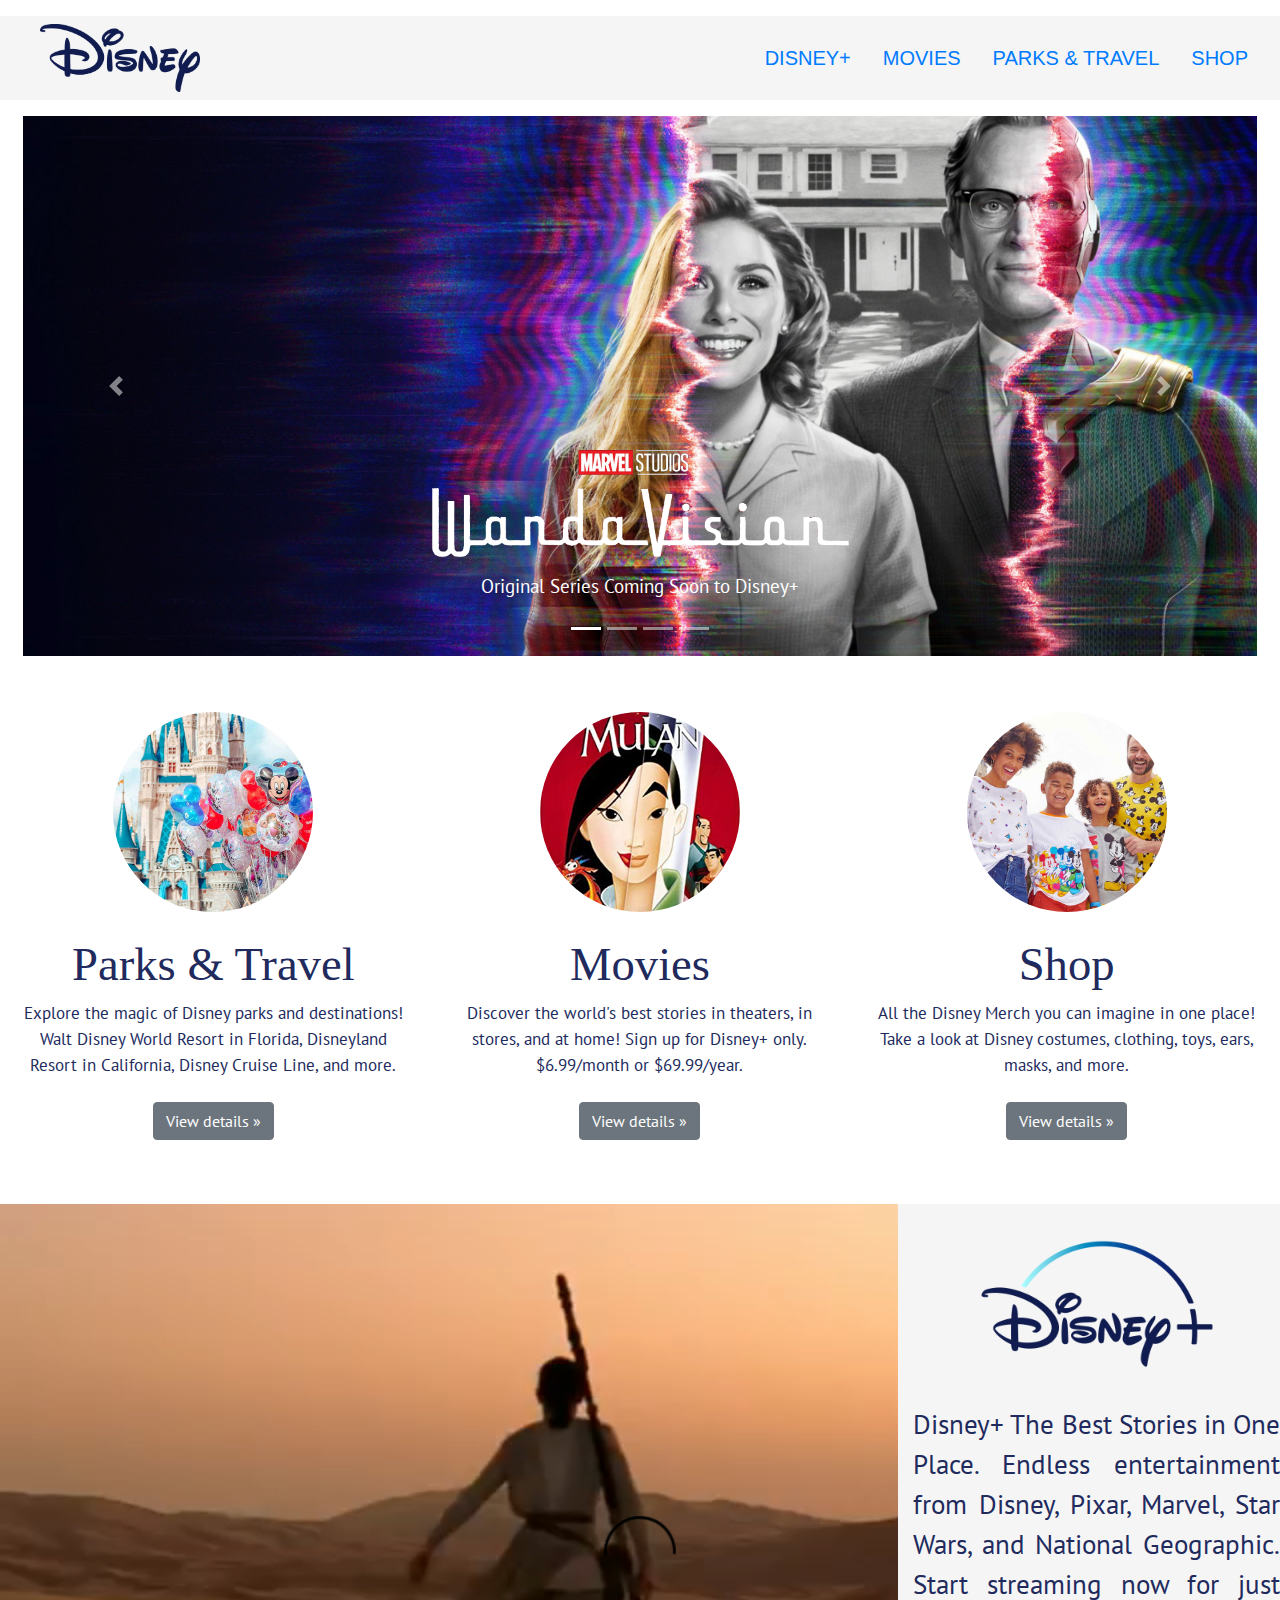
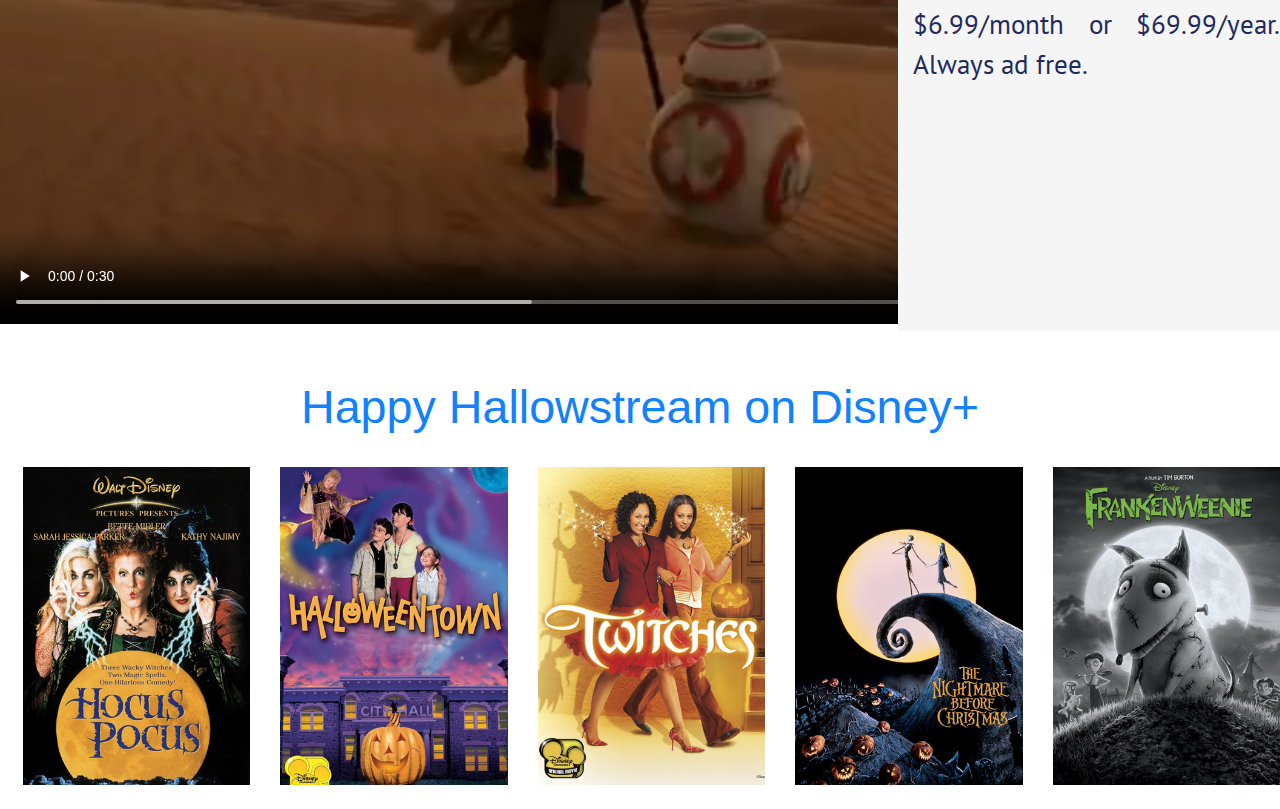
<file: index.html>
<!DOCTYPE html>
<html lang="en"
  <head>
    <!-- Required meta tags -->
    <meta charset="utf-8">
    <meta name="viewport" content="width=device-width, initial-scale=1, shrink-to-fit=no">

    <!-- Bootstrap CSS -->
    <link rel="stylesheet" href="https://stackpath.bootstrapcdn.com/bootstrap/4.5.2/css/bootstrap.min.css" integrity="sha384-JcKb8q3iqJ61gNV9KGb8thSsNjpSL0n8PARn9HuZOnIxN0hoP+VmmDGMN5t9UJ0Z" crossorigin="anonymous">
    <link rel="stylesheet" href="./css/master.css">
    <link rel="stylesheet" media="screen" href="https://fontlibrary.org/face/waltograph" type="text/css"/>
    <link href="https://fonts.googleapis.com/css2?family=PT+Sans:wght@700&display=swap" rel="stylesheet">
    <link href="https://fonts.googleapis.com/css2?family=PT+Sans&display=swap" rel="stylesheet">
    <title>Disney</title>


  </head>
  <body>


<nav class="navbar my-navbg mt-3">
  <a class="navbar-brand-center" href="./index.html">
    <div class="zoom">
    <img src="./images/disney.png" width="160" class="d-inline-block align-top ml-4" alt="disney logo">
    </div>
  </a>

  <nav class="nav navbar-left">
    <div class="nav-design">
      <a class="nav-link active" href="https://www.disneyplus.com/home">DISNEY+</a></div>
    <div class="nav-design">
      <a class="nav-link" href="./movies.html">MOVIES</a></div>
    <div class="nav-design">
      <a class="nav-link" href="./parks.html">PARKS & TRAVEL</a></div>
    <div class="nav-design">
      <a class="nav-link" href="./shop.html">SHOP</a></div>
  </nav>
</nav>

<!-- end nav -->
<!-- start carousel -->

<div class="container-fluid justify-content-center">
  <div class="col p-2 mt-2 h-75">
    <div class="carousel slide" id="carouselExample" data-ride="carousel">
      <ol class="carousel-indicators">
        <li data-target="#carouselExample" data-slide-to="0" class="active"></li>
        <li data-target="#carouselExample" data-slide-to="1"></li>
        <li data-target="#carouselExample" data-slide-to="2"></li>
        <li data-target="#carouselExample" data-slide-to="3"></li>
      </ol>
      <div class="carousel-inner">
        <div class="carousel-item active">
          <a href="https://www.disneyplus.com/series/wandavision/4SrN28ZjDLwH">
          <img src="./images/wanda.jpg" alt="wandavison" class="d-block w-100 h-100"></a>
            <div class="carousel-caption d-none d-md-block">
          <img class="my-img" src="./images/wandalogo.png" alt="disneyplus">
          <p>Original Series Coming Soon to Disney+</p>
            </div>
        </div>
        <div class="carousel-item">
          <a href="https://disneyworld.disney.go.com/travel-information/">
          <img src="./images/disneymask.jpg" alt="castle" class="d-block w-100 h-100"></a>
            <div class="carousel-caption d-none d-md-block">
          <h5>Magic is Here</h5>
          <p>All 4 Walt Disney World® Theme Parks and Disney Springs® Are Now Open</p>
            </div>
        </div>
        <div class="carousel-item">
          <a href="https://disneyplusoriginals.disney.com/show/the-mandalorian">
          <img src="./images/mandolorian.jpg" alt="mando" class="d-block w-100 h-100"></a>
            <div class="carousel-caption d-none d-md-block">
          <img class="my-img" src="./images/mandologo.png" alt="disneyplus">
          <p>New season starts streaming October 30.</p>
            </div>
        </div>
        <div class="carousel-item"> <a href="https://disneyplusoriginals.disney.com/show/the-right-stuff">
          <img src="./images/rightstuff.jpg" alt="rightstuff" class="d-block w-100 h-100"></a>
            <div class="carousel-caption d-none d-md-block">
          <img class="natgeo-img mb-3" src="./images/nat geo.png" alt="disneyplus">
          <p>The Right Stuff, an original series from NatGeo launches Oct. 9th on Disney+.</p>
            </div>
        </div>
      </div>
      <a href="#carouselExample" class="carousel-control-prev" data-slide="prev">
        <span class="carousel-control-prev-icon" aria-hidden="true"></span>
        <span class="sr-only">Previous</span>
      </a>
      <a href="#carouselExample" class="carousel-control-next" data-slide="next">
        <span class="carousel-control-next-icon" aria-hidden="true"></span>
        <span class="sr-only">Next</span>
      </a>
    </div>
  </div>
</div>

<!-- end nav -->
<div class="container-fluid">
  <div class="row">
    <div class="col-lg-4 mt-5 text-center">
        <div class="my-hover-div">
          <a href="./parks.html">
            <img id="magic-image" class="bd-placeholder-img rounded-circle" src="./images/disparks.jpg" alt="original" width="200" height="200">
            <img id="galaxy-image" class="bd-placeholder-img rounded-circle" src="./images/galaxy.jpg" alt="original" width="200" height="200">
          </a>
        </div>
      <h1 class="mt-4">Parks & Travel</h1>
      <p4>Explore the magic of Disney parks and destinations! Walt Disney World Resort in Florida, Disneyland Resort in California, Disney Cruise Line, and more.</p4>
      <p><a class="btn btn-secondary mt-4" href="./parks.html" role="button">View details &raquo;</a></p>
    </div>
    <div class="col-lg-4 mt-5 text-center">
        <div class="my-hover-div">
          <a href="./movies.html">
            <img id="mulanog-image" class="rounded-circle" src="./images/mulanog.jpg" alt="original" width="200" height="200">
            <img id="mulannew-image" class="rounded-circle" src="./images/mulannew.jpg" alt="original" width="200" height="200">
          </a>
        </div>
      <h1 class="mt-4">Movies</h1>
      <p4>Discover the world's best stories in theaters, in stores, and at home! Sign up for Disney+ only. $6.99/month or $69.99/year.</p4>
      <p><a class="btn btn-secondary mt-4" href="./movies.html" role="button">View details &raquo;</a></p>
    </div>
    <div class="col-lg-4 mt-5 text-center">
        <div class="my-hover-div">
          <a href="./shop.html">
            <img id="merch-image" class="img-fluid rounded-circle" src="./images/dismerch.jpg" alt="original" width="200" height="200">
            <img id="toy-image" class="img-fluid rounded-circle" src="./images/distoy.jpg" alt="original" width="200" height="200">
          </a>
        </div>
      <h1 class="mt-4">Shop</h1>
      <p4>All the Disney Merch you can imagine in one place! Take a look at Disney costumes, clothing, toys, ears, masks, and more. </p4>
      <p><a class="btn btn-secondary mt-4" href="./shop.html" role="button">View details &raquo;</a></p>
    </div>
  </div>
</div>

<div class="conatiner-fluid">
  <div class="row mt-5">
    <div class="col-8 mr-3">
      <video width="1280" controls>
  <source src="Were All Connected.mp4" type="video/mp4">
  </video>
    </div>
    <div class="col-lg my-navbg ml-4 text-center">
      <a href="https://www.disneyplus.com/welcome?cid=DTCI-Synergy-Disneycom-Site-NA-DisneyPlus-US-DisneyPlus-DisneyPlus-EN-GlobalNav-Desktop">
      <img class="pixar-img" src="./images/disneyplus.png" alt="disneyplus"></a>
      <div class="text-justify">
        <p2>Disney+ The Best Stories in One Place. Endless entertainment from Disney, Pixar, Marvel, Star Wars, and National Geographic. Start streaming now for just $6.99/month or $69.99/year. Always ad free.</p2>
      </div>
    </div>
  </div>
</div>

<div class="container-fluid">
  <div class="row mt-5 mb-4">
    <div class="col text-center">
    <h3>Happy Hallowstream on Disney+</h3>
    </div>
  </div>
</div>


  <div class="row mt-4 ml-2 mb-4 text-center">
    <div class="col">
      <a href="https://www.disneyplus.com/movies/hocus-pocus/2iCcYcGrx7qD">
      <img class="img-fluid img-width disney-image" src="./images/hocuspocus.jpg" alt="Hocus Pocus"></a>
    </div>
    <div class="col">
      <a href="https://www.disneyplus.com/movies/halloweentown/kn5updFQLqbG">
      <img class="img-fluid img-width disney-image" src="./images/town.jpg" alt="Halloweentown"></a>
    </div>
    <div class="col">
      <a href="https://www.disneyplus.com/movies/twitches/3jmJ2lNPGpS7">
      <img class="img-fluid img-width disney-image" src="./images/twitches.jpg" alt="Twitches"></a>
    </div>
    <div class="col">
      <a href="https://www.disneyplus.com/movies/tim-burtons-the-nightmare-before-christmas/5GjwOj5Rkpz2">
      <img class="img-fluid img-width disney-image" src="./images/nightmare.jpg" alt="Nightmare Before Christmas"></a>
    </div>
    <div class="col">
      <a href="https://www.disneyplus.com/movies/frankenweenie/msxVowQvL18k">
      <img class="img-fluid img-width disney-image" src="./images/weenie.jpg" alt="Frankenweenie"></a>
    </div>
  </div>
</div>





<script src="https://code.jquery.com/jquery-3.5.1.slim.min.js" integrity="sha384-DfXdz2htPH0lsSSs5nCTpuj/zy4C+OGpamoFVy38MVBnE+IbbVYUew+OrCXaRkfj" crossorigin="anonymous"></script>
<script src="https://cdn.jsdelivr.net/npm/popper.js@1.16.1/dist/umd/popper.min.js" integrity="sha384-9/reFTGAW83EW2RDu2S0VKaIzap3H66lZH81PoYlFhbGU+6BZp6G7niu735Sk7lN" crossorigin="anonymous"></script>
<script src="https://stackpath.bootstrapcdn.com/bootstrap/4.5.2/js/bootstrap.min.js" integrity="sha384-B4gt1jrGC7Jh4AgTPSdUtOBvfO8shuf57BaghqFfPlYxofvL8/KUEfYiJOMMV+rV" crossorigin="anonymous"></script>
  </body>
</html>
</file>
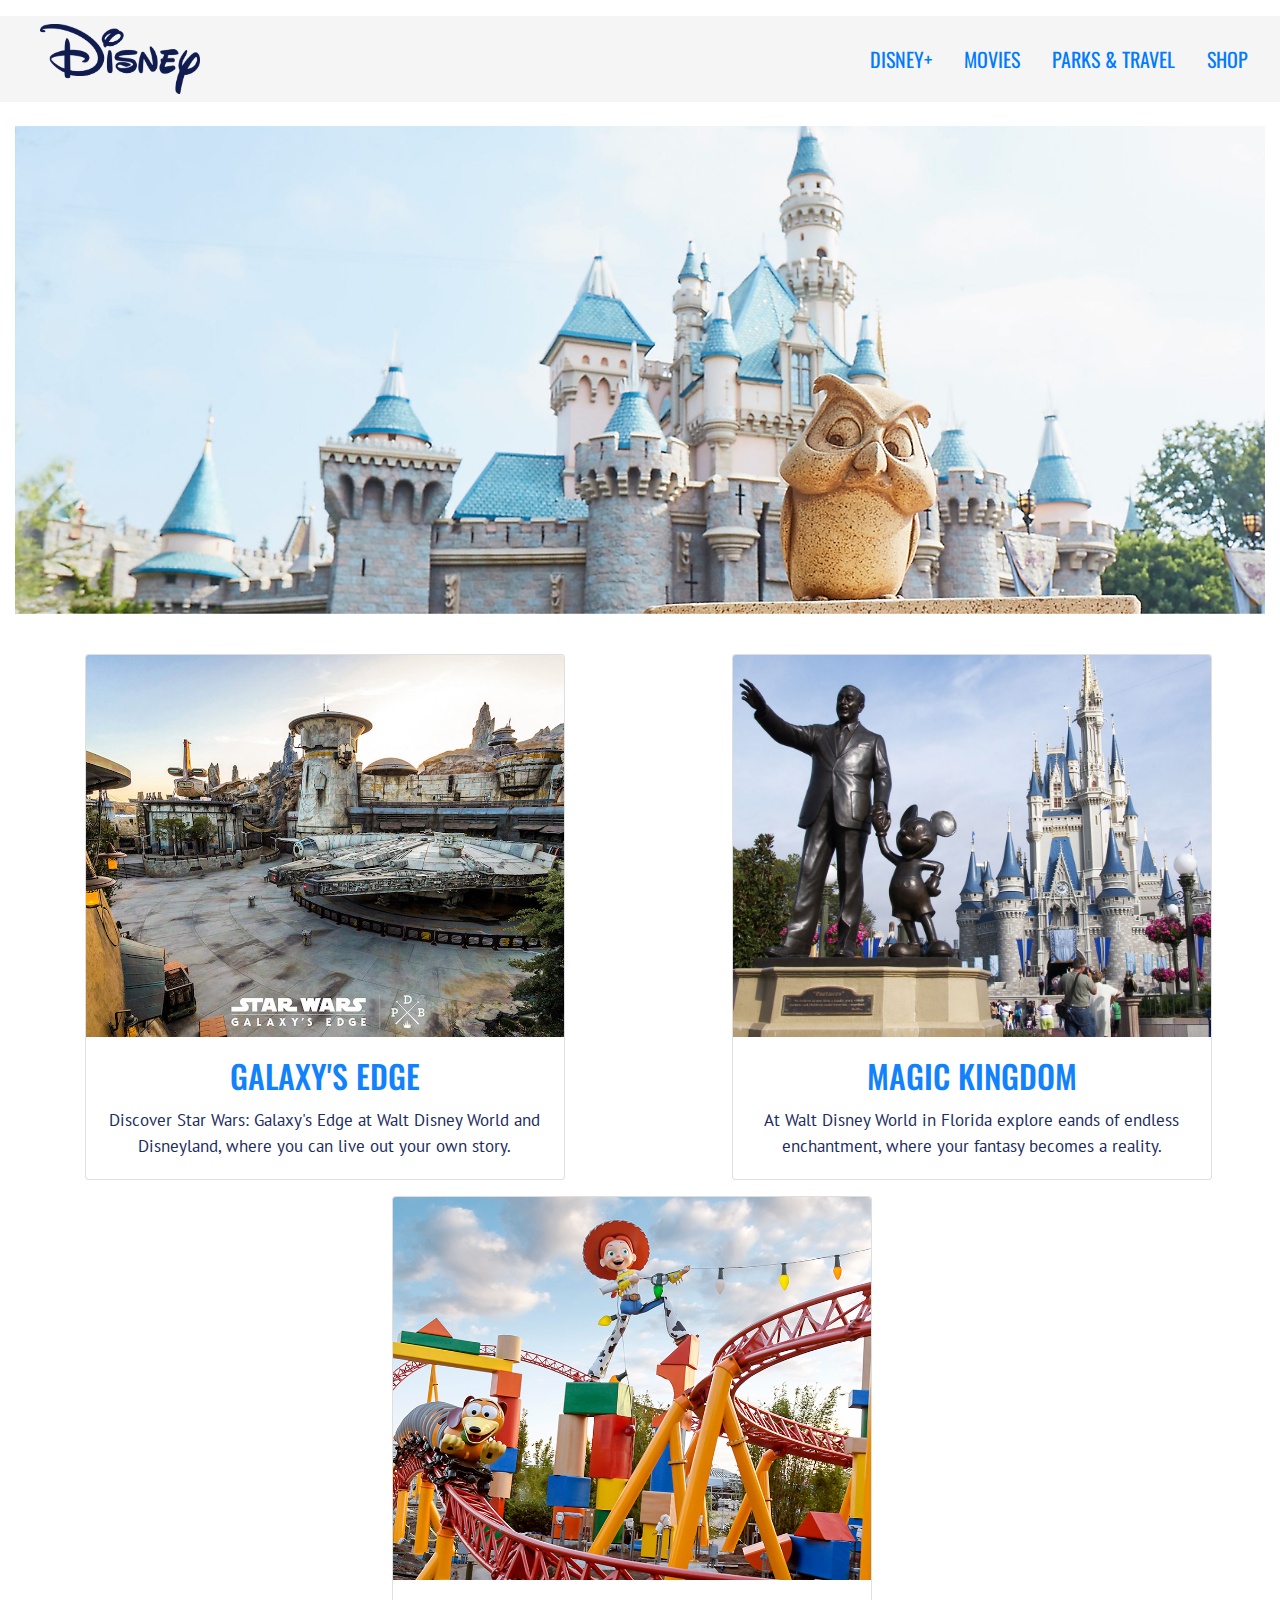
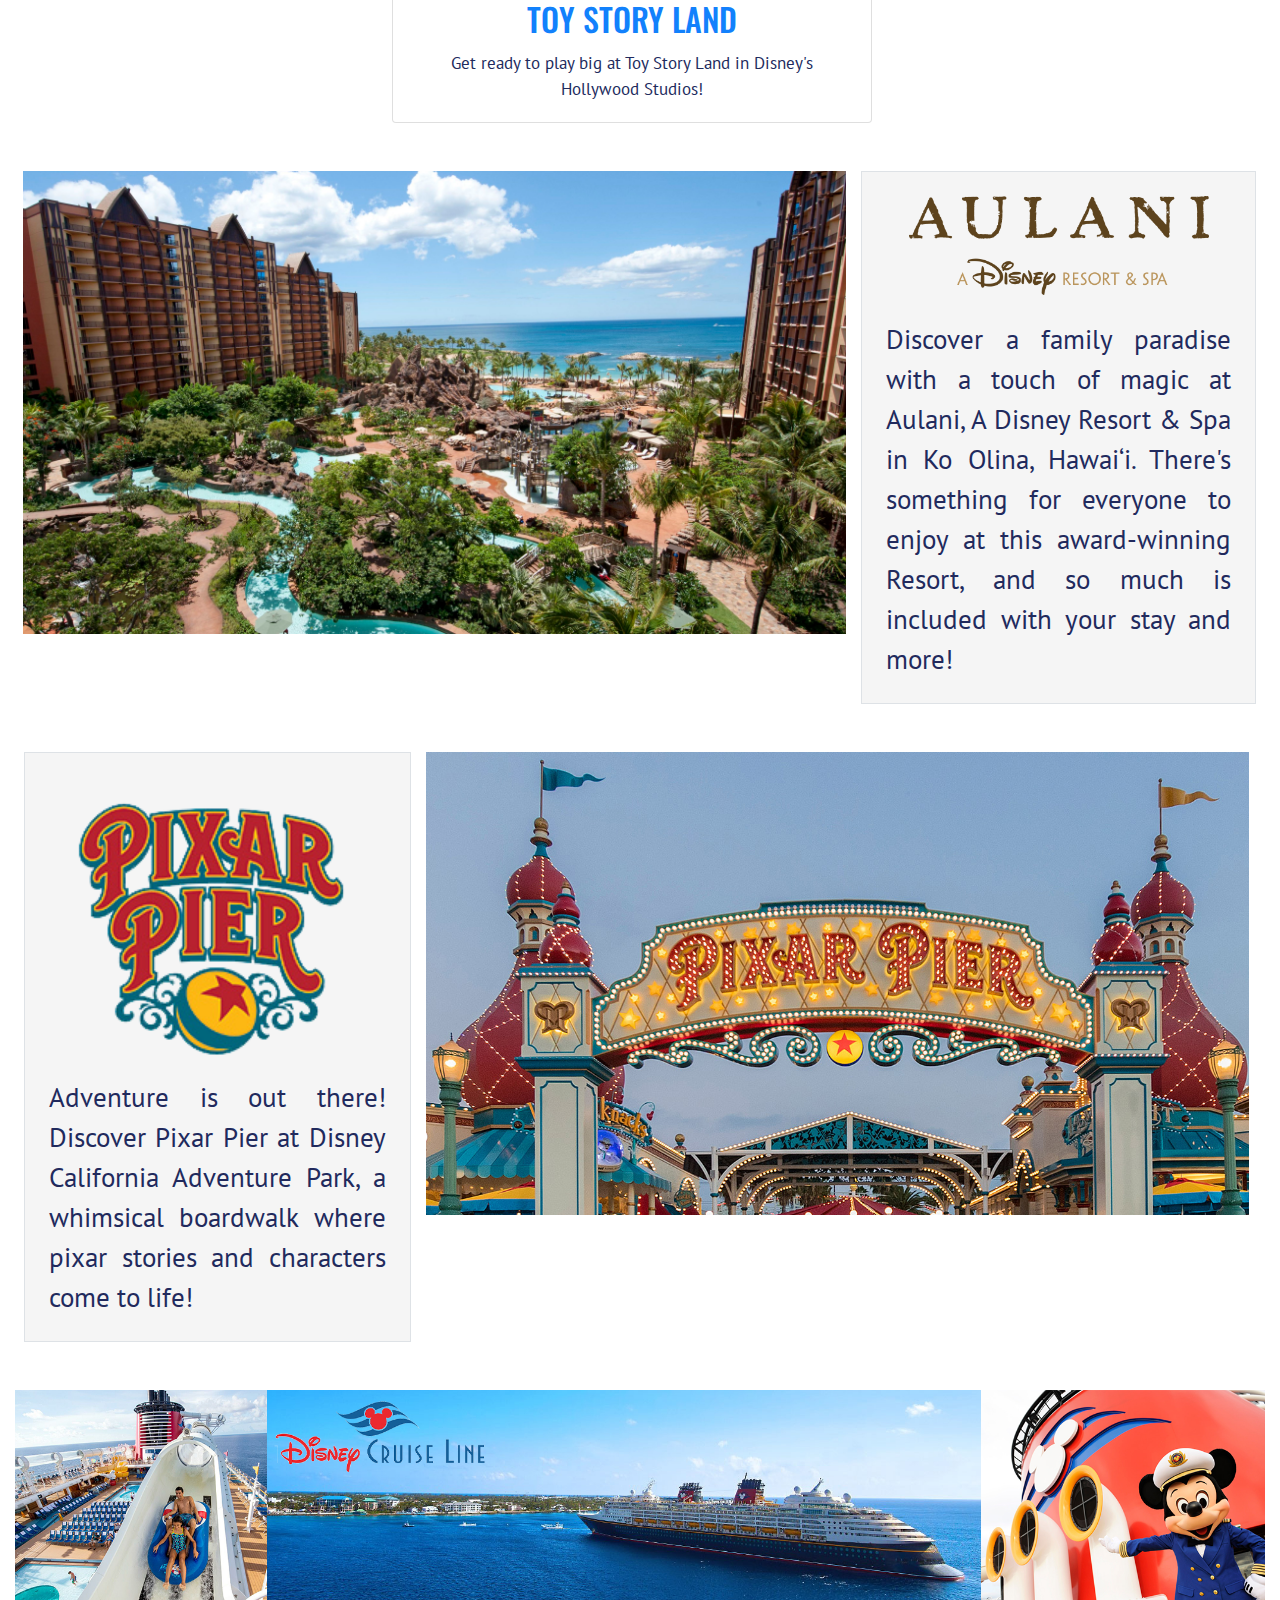
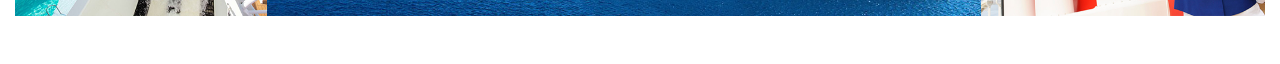
<file: parks.html>
<!doctype html>
<html lang="en">
  <head>
    <!-- Required meta tags -->
    <meta charset="utf-8">
    <meta name="viewport" content="width=device-width, initial-scale=1, shrink-to-fit=no">

    <!-- Bootstrap CSS -->
    <link rel="stylesheet" href="https://stackpath.bootstrapcdn.com/bootstrap/4.5.2/css/bootstrap.min.css" integrity="sha384-JcKb8q3iqJ61gNV9KGb8thSsNjpSL0n8PARn9HuZOnIxN0hoP+VmmDGMN5t9UJ0Z" crossorigin="anonymous">
    <link rel="stylesheet" href="./css/master.css">
    <link rel="stylesheet" media="screen" href="https://fontlibrary.org/face/waltograph" type="text/css"/>
    <link href="https://fonts.googleapis.com/css2?family=Oswald:wght@500&display=swap" rel="stylesheet">
    <link href="https://fonts.googleapis.com/css2?family=PT+Sans&display=swap" rel="stylesheet">

    <title>Disney Parks</title>
  </head>
<body>
  <nav class="navbar my-navbg mt-3">
    <a class="navbar-brand-center" href="./index.html">
      <div class="zoom">
      <img src="./images/disney.png" width="160" height="70" class="d-inline-block align-top ml-4" alt="disney logo">
      </div>
    </a>

    <nav class="nav navbar-left">
      <div class="nav-design">
        <a class="nav-link active" href="https://www.disneyplus.com/home">DISNEY+</a></div>
      <div class="nav-design">
        <a class="nav-link" href="./movies.html">MOVIES</a></div>
      <div class="nav-design">
        <a class="nav-link" href="./parks.html">PARKS & TRAVEL</a></div>
      <div class="nav-design">
        <a class="nav-link" href="./shop.html">SHOP</a></div>
    </nav>
  </nav>


<div class="container-fluid">
  <div class="row mt-4">
    <div class="col text-center">
      <img class="img-fluid max-width: 100%" src="./images/castleheader.jpg" alt="Disney Castle Image">
    </div>
  </div>
</div>

<div class="conatiner">
  <div class="row mt-4 mb-3">
    <div class="col-lg ml-3 mt-3">
      <div class="card mx-auto" style="width: 30rem;">
        <a href="https://disneyparks.disney.go.com/star-wars-galaxys-edge/?ef_id=Cj0KCQjwoJX8BRCZARIsAEWBFMKlid_-9n1GTR-bcqno-WbAv3wEOrKD_h6NZp-s9Sh_R0Gq3rwEMjAaAgChEALw_wcB:G:s&s_kwcid=AL!5053!3!445995006941!e!!g!!galaxys%20edge&CMP=KNC-FY20_DPK_ACT_DOME_PPFL_SCP_SWGE_StarWars_EXACT|G|5201009.WW.AM.01.03|MK4V0PL|BR|445995006941&keyword_id=kwd-373751539324|dc|galaxys%20edge|445995006941|e|5053:3|&gclid=Cj0KCQjwoJX8BRCZARIsAEWBFMKlid_-9n1GTR-bcqno-WbAv3wEOrKD_h6NZp-s9Sh_R0Gq3rwEMjAaAgChEALw_wcB">
      <img class="card-img-top img-fluid disney-image" src="./images/galaxyedge.jpg" alt="Galaxy's Edge">
      <div class="card-body text-center">
        <h2 class="card-title">GALAXY'S EDGE</h2></a>
        <p4 class="card-text">Discover Star Wars: Galaxy's Edge at Walt Disney World and Disneyland, where you can live out your own story.</p4>
        </div>
      </div>
    </div>

  <div class="col-lg mt-3">
    <div class="card mx-auto" style="width: 30rem;">
      <a href="https://disneyworld.disney.go.com/destinations/magic-kingdom/?ef_id=Cj0KCQjwoJX8BRCZARIsAEWBFMK9FWis-f-0jA2ckCBOt-UoqGWsldam4RgX_QJoN8l4dLH84VsH_OIaAhiuEALw_wcB:G:s&s_kwcid=AL!5060!3!445984058762!e!!g!!magic%20kingdom%20theme%20park&CMP=KNC-FY21_WDW_TRA_DOM-EXCFL_W365_TKT_TCKC_Tickets-EVRGRN-MKParks-Exact|G|5201013.RR.AM.01.01|M5JMF0M|BR|445984058762&keyword_id=kwd-1416849944|dc|magic%20kingdom%20theme%20park|445984058762|e|5060:3|&gclid=Cj0KCQjwoJX8BRCZARIsAEWBFMK9FWis-f-0jA2ckCBOt-UoqGWsldam4RgX_QJoN8l4dLH84VsH_OIaAhiuEALw_wcB">
      <img class="card-img-top img-fluid disney-image" src="./images/magickingdom.jpg" alt="Magic Kingdom">
    <div class="card-body text-center">
      <h2 class="card-title">MAGIC KINGDOM</h2></a>
      <p4 class="card-text">At Walt Disney World in Florida explore eands of endless enchantment, where your fantasy becomes a reality.</p4>
      </div>
    </div>
  </div>

    <div class="col-lg mr-3 mt-3">
      <div class="card mx-auto" style="width: 30rem;">
        <a href="https://disneyworld.disney.go.com/destinations/hollywood-studios/toy-story-land/?ef_id=Cj0KCQjwoJX8BRCZARIsAEWBFMJVv5cr7pJ3TLGx-qMUeDcVeWYeEoXa_Y6LNpl1c_wR8Ewhj1vssloaAvR0EALw_wcB:G:s&s_kwcid=AL!5060!3!445300395555!e!!g!!toy%20story%20land&CMP=KNC-FY21_WDW_TRA_EROC_W365_SCP_TSL_Toy_Story_Land_Exact|G|5201013.RR.AM.01.01|MEKC5FU|BR|445300395555&keyword_id=kwd-301270410706|dc|toy%20story%20land|445300395555|e|5060:3|&gclid=Cj0KCQjwoJX8BRCZARIsAEWBFMJVv5cr7pJ3TLGx-qMUeDcVeWYeEoXa_Y6LNpl1c_wR8Ewhj1vssloaAvR0EALw_wcB">
        <img class="card-img-top img-fluid disney-image" src="./images/toystory.jpg" alt="Toy Story Land">
      <div class="card-body text-center">
        <h2 class="card-title">TOY STORY LAND</h2></a>
        <p4 class="card-text">Get ready to play big at Toy Story Land in Disney's Hollywood Studios!</p4>
        </div>
      </div>
    </div>
  </div>
</div>

<div class="container-fluid">
  <div class="row mt-5">
    <div class="col-lg-8 ml-2">
      <a href="https://www.disneyaulani.com/?ef_id=Cj0KCQjwoJX8BRCZARIsAEWBFMJgDVirZd3IhiKJSDJzXAiVttHDiI9Fut6nNAdFxtAFEPPPRPE3wtIaArM2EALw_wcB:G:s&s_kwcid=AL!5047!3!469775300822!e!!g!!aulani&CMP=KNC-FY21_AUL_TRA_DXH_AGEN_RES_AULG_GoldjjExact|G|5207700.AL.AM.01.05|MGDGSHD|BR|469775300822&keyword_id=kwd-2350041561|dc|aulani|469775300822|e|5047:3|&gclid=Cj0KCQjwoJX8BRCZARIsAEWBFMJgDVirZd3IhiKJSDJzXAiVttHDiI9Fut6nNAdFxtAFEPPPRPE3wtIaArM2EALw_wcB">
      <img class="img-fluid" src="./images/aulani.jpg" alt="Aulani"></a>
    </div>
    <div class="col-lg my-navbg p-4 mr-4 border text-center">
      <img class="pixar-img mb-4" src="./images/alogo.png" alt="Aulani Logo">
      <div class="text-justify">
        <p2>Discover a family paradise with a touch of magic at Aulani, A Disney Resort & Spa in Ko Olina, Hawai‘i. There's something for everyone to enjoy at this award-winning Resort, and so much is included with your stay and more!</p2>
      </div>
    </div>
  </div>
</div>

<div class="container-fluid">
  <div class="row mt-5 mb-5">
    <div class="col-lg my-navbg p-4 ml-4 border text-center">
      <img class="pixar-img" src="./images/pixar.png" alt="Pixar Pier Logo">
      <div class="text-justify">
        <p2>Adventure is out there! Discover Pixar Pier at Disney California Adventure Park, a whimsical boardwalk where pixar stories and characters come to life!</p2>
      </div>
    </div>
    <div class="col-lg-8 mr-3">
      <a href="https://disneyland.disney.go.com/destinations/disney-california-adventure/pixar-pier/?CMP=STR-CRT%7C20791936%7C1439335%7C217322502%7C102952019%7C&dclid=CJXJg7O15twCFSQDrQYdJ_QN9Q">
      <img class="img-fluid" src="./images/pixarpier.jpg" alt="Pixar Pier"></a>
    </div>
  </div>
  <div class="row">
    <div class="col mb-5">
      <a href="https://disneycruise.disney.go.com/">
      <img class="img-fluid disney-image" src="./images/cruise.png" alt="Aulani"></a>
    </div>
  </div>
</div>
</body>
</file>
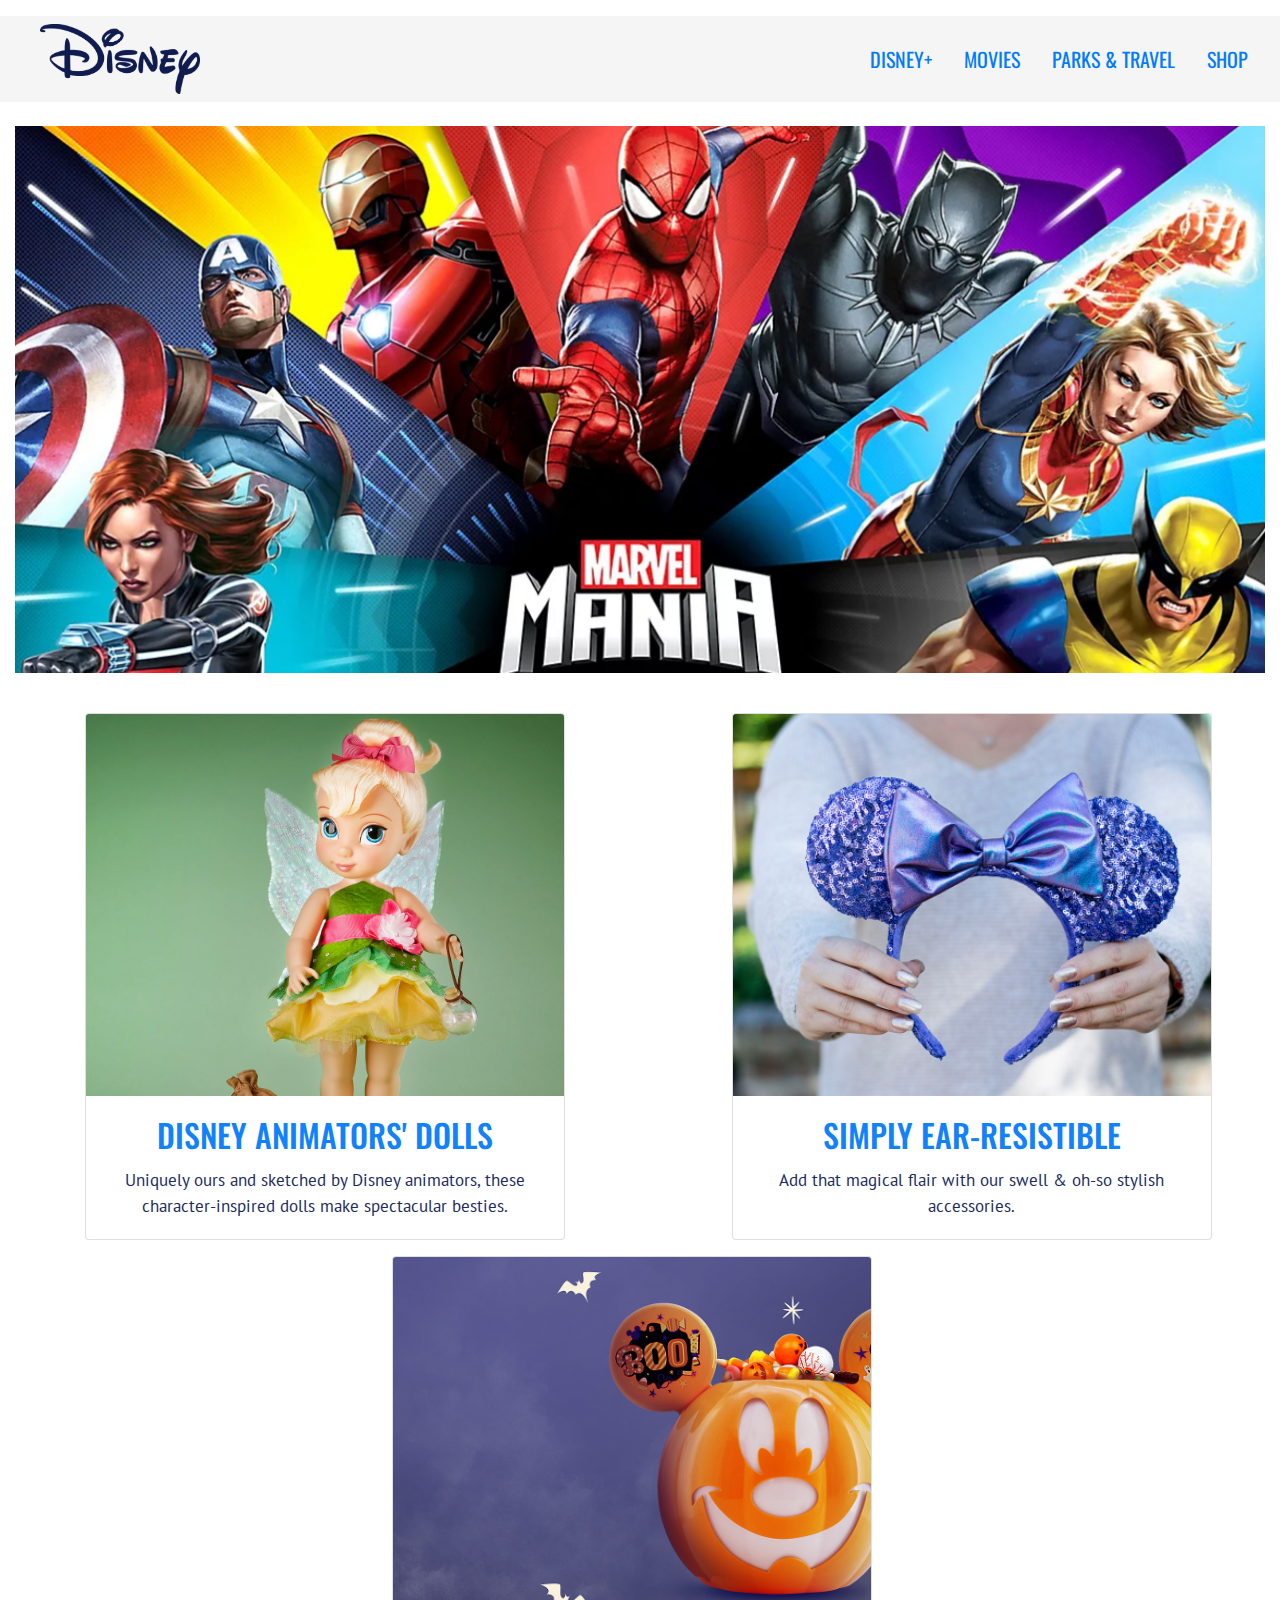
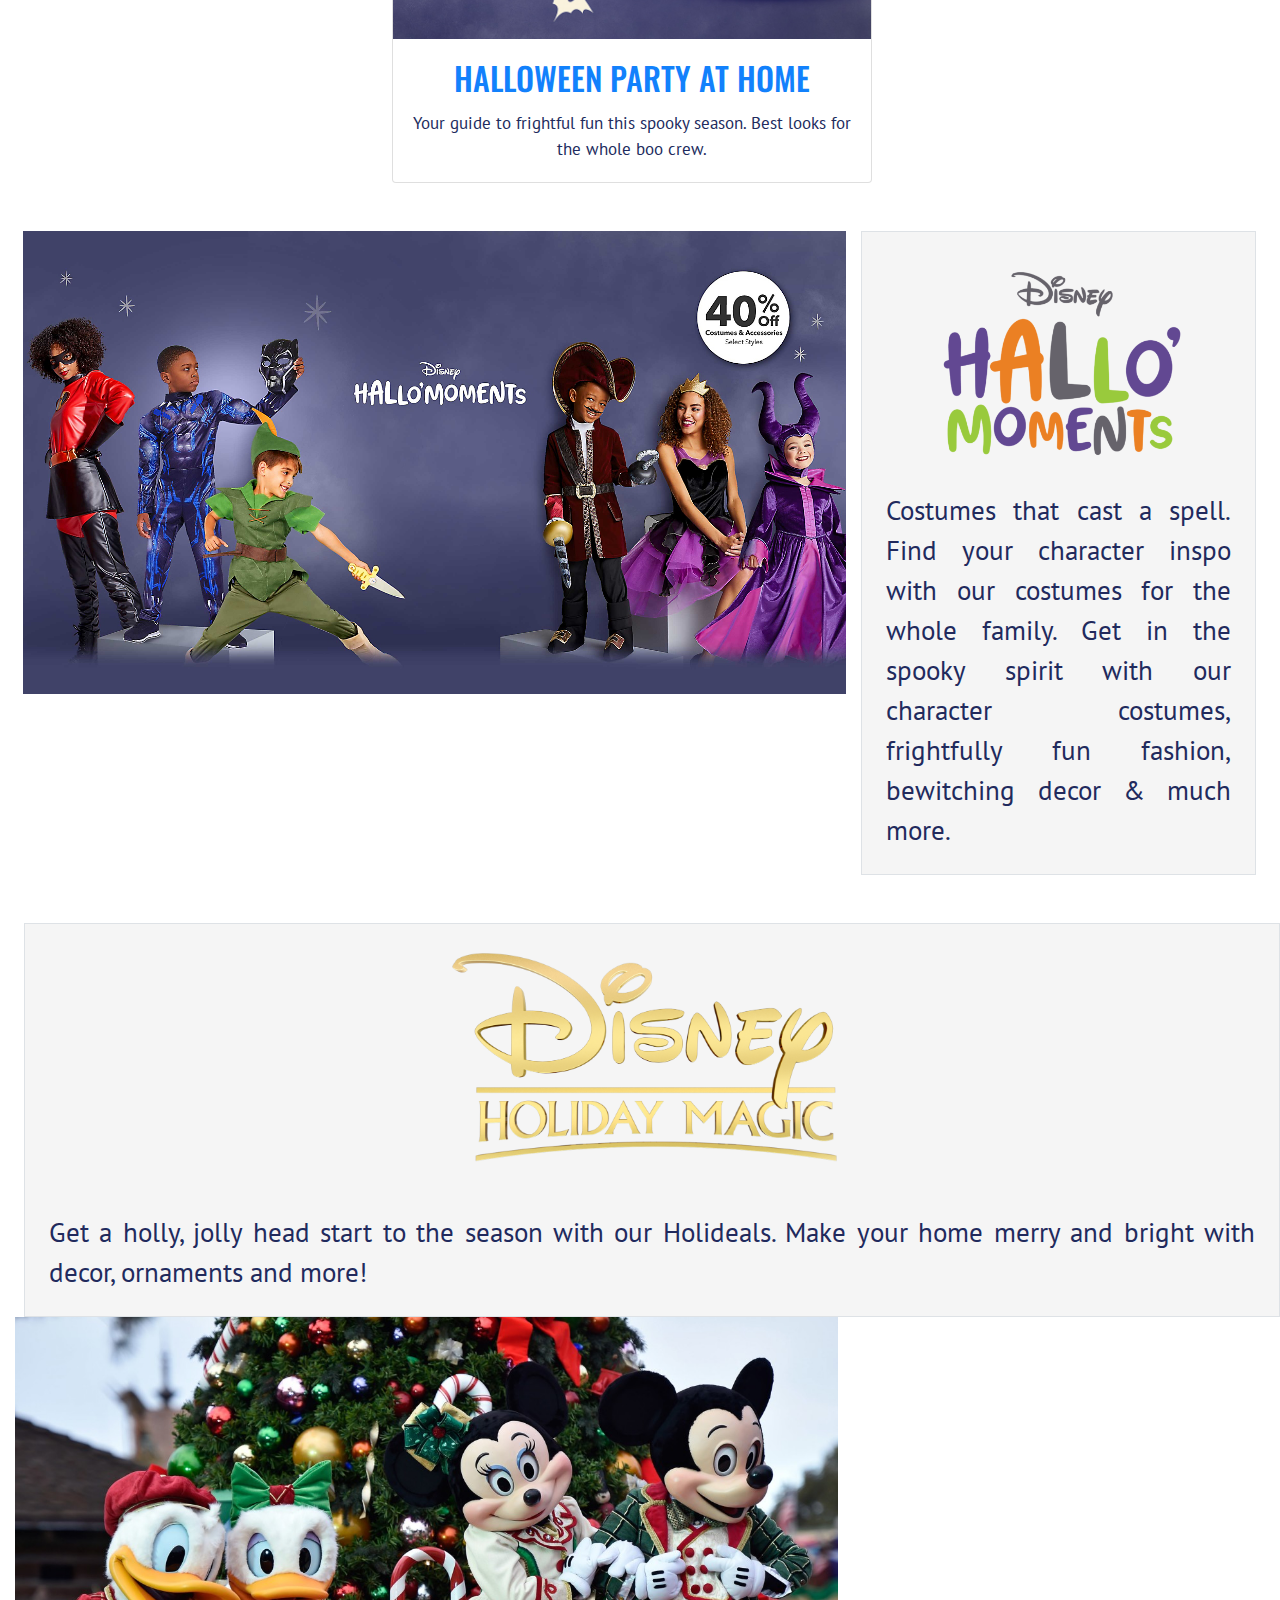
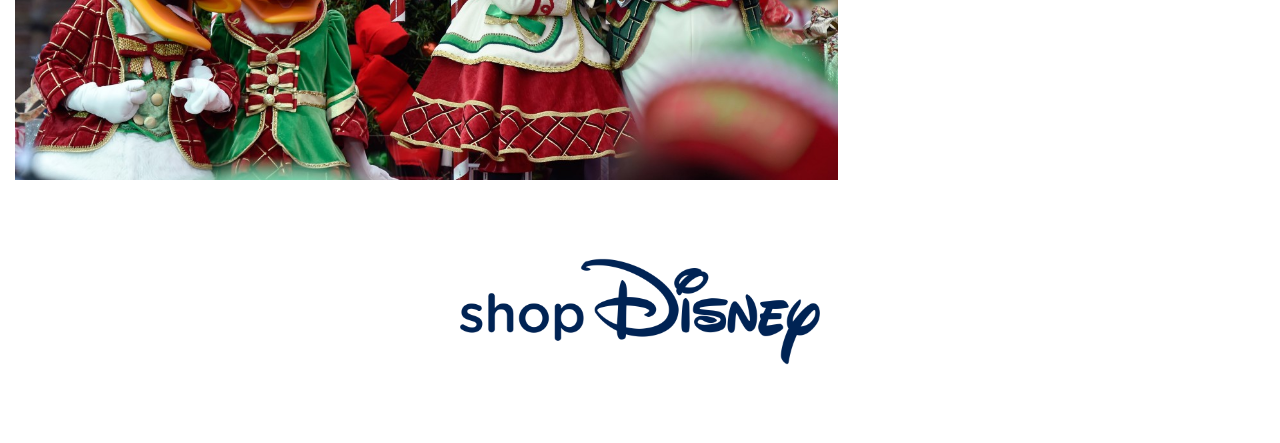
<file: shop.html>
<!doctype html>
<html lang="en">
  <head>
    <!-- Required meta tags -->
    <meta charset="utf-8">
    <meta name="viewport" content="width=device-width, initial-scale=1, shrink-to-fit=no">

    <!-- Bootstrap CSS -->
    <link rel="stylesheet" href="https://stackpath.bootstrapcdn.com/bootstrap/4.5.2/css/bootstrap.min.css" integrity="sha384-JcKb8q3iqJ61gNV9KGb8thSsNjpSL0n8PARn9HuZOnIxN0hoP+VmmDGMN5t9UJ0Z" crossorigin="anonymous">
    <link rel="stylesheet" href="./css/master.css">
    <link rel="stylesheet" media="screen" href="https://fontlibrary.org/face/waltograph" type="text/css"/>
    <link href="https://fonts.googleapis.com/css2?family=Oswald:wght@500&display=swap" rel="stylesheet">
    <link href="https://fonts.googleapis.com/css2?family=PT+Sans&display=swap" rel="stylesheet">

    <title>Shop</title>
  </head>
<body>
  <nav class="navbar my-navbg mt-3">
    <a class="navbar-brand-center" href="./index.html">
      <div class="zoom">
      <img src="./images/disney.png" width="160" height="70" class="d-inline-block align-top ml-4" alt="disney logo">
      </div>
    </a>

    <nav class="nav navbar-left">
      <div class="nav-design">
        <a class="nav-link active" href="https://www.disneyplus.com/home">DISNEY+</a></div>
      <div class="nav-design">
        <a class="nav-link" href="./movies.html">MOVIES</a></div>
      <div class="nav-design">
        <a class="nav-link" href="./parks.html">PARKS & TRAVEL</a></div>
      <div class="nav-design">
        <a class="nav-link" href="./shop.html">SHOP</a></div>
    </nav>
  </nav>


<div class="container-fluid">
  <div class="row mt-4">
    <div class="col text-center">
      <a href="https://www.shopdisney.com/franchises/marvel/?CMP=KNC-DSPMarvelGoogle&gclid=Cj0KCQjwoJX8BRCZARIsAEWBFMLm-sE6UTBI-q-NyQbQaKOZfU8VunwA-zgvSNj_89b5_lgBCswx3uEaAp0SEALw_wcB&gclsrc=aw.ds">
      <img class="img-fluid max-width: 100%" src="./images/marvelmania.jpg" alt="Marvel Mania"></a>
    </div>
  </div>
</div>

<div class="conatiner">
  <div class="row mt-4 mb-3">
    <div class="col-lg ml-3 mt-3">
      <div class="card mx-auto" style="width: 30rem;">
        <a href="https://www.shopdisney.com/toys/shop-by-category/dolls/animators-dolls/">
      <img class="card-img-top img-fluid disney-image" src="./images/tink.jpg" alt="Tinker bell animators doll">
      <div class="card-body text-center">
        <h2 class="card-title">DISNEY ANIMATORS' DOLLS</h2></a>
        <p4 class="card-text">Uniquely ours and sketched by Disney animators, these character-inspired dolls make spectacular besties.</p4>
        </div>
      </div>
    </div>

  <div class="col-lg mt-3">
    <div class="card mx-auto" style="width: 30rem;">
      <a href="https://www.shopdisney.com/accessories/women/ear-hats-headbands/">
      <img class="card-img-top img-fluid disney-image" src="./images/ears.jpg" alt="Mickey Ears">
    <div class="card-body text-center">
      <h2 class="card-title">SIMPLY EAR-RESISTIBLE</h2></a>
      <p4 class="card-text">Add that magical flair with our swell & oh-so stylish accessories.</p4>
      </div>
    </div>
  </div>

    <div class="col-lg mr-3 mt-3">
      <div class="card mx-auto" style="width: 30rem;">
        <a href="https://www.shopdisney.com/halloween-shop/">
        <img class="card-img-top img-fluid disney-image" src="./images/halloween.jpg" alt="Halloween Mickey Basket">
      <div class="card-body text-center">
        <h2 class="card-title">HALLOWEEN PARTY AT HOME</h2></a>
        <p4 class="card-text">Your guide to frightful fun this spooky season. Best looks for the whole boo crew.</p4>
        </div>
      </div>
    </div>
  </div>
</div>

<div class="container-fluid">
  <div class="row mt-5">
    <div class="col-lg-8 ml-2"><a href="https://www.shopdisney.com/halloween-shop/?srule=costumesale">
      <img class="img-fluid" src="./images/dishallo.jpg" alt="Disney Halloween"></a>
    </div>
    <div class="col-lg my-navbg p-4 mr-4 border text-center">
      <img class="pixar-img" src="./images/hallomoments.png" alt="Disney Hallo Moments">
      <div class="text-justify">
        <p2>Costumes that cast a spell. Find your character inspo with our costumes for the whole family. Get in the spooky spirit with our character costumes, frightfully fun fashion, bewitching decor & much more.</p2>
      </div>
    </div>
  </div>
</div>

<div class="container-fluid">
  <div class="row mt-5 mb-5">
    <div class="col-lg my-navbg p-4 ml-4 border text-center">
      <img class="natgeo-img" src="./images/holiday.png" alt="Disney Holidays">
      <div class="text-justify mt-5">
        <p2>Get a holly, jolly head start to the season with our Holideals. Make your home merry and bright with decor,  ornaments and more!</p2>
      </div>
    </div>
    <div class="col-lg-8 mr-3"><a href="https://www.shopdisney.com/holiday-preview/">
      <img class="img-fluid" src="./images/christmas.jpg" alt="Disney Christmas"></a>
    </div>
  </div>
  <div class="row">
    <div class="col mb-5 text-center">
      <img class="img-fluid my-img" src="./images/shopdisney.png" alt="Shop Disney">
    </div>
  </div>
</div>
</body>
</file>
<file: css/master.css>
/* shop image hover */
.my-hover-div:hover #merch-image {
  display: none;
}

.my-hover-div:hover #toy-image {
  display: inline-block;
}

#merch-image {
  display: inline-block;
}

#toy-image {
  display: none;
}

/* movies image hover */

.my-hover-div:hover #mulanog-image {
  display: none;
}

.my-hover-div:hover #mulannew-image {
  display: inline-block;
}

#mulanog-image {
  display: inline-block;
}

#mulannew-image {
  display: none;
}

.my-hover-div {
  width: 200px;
  height: 200px;
  margin: auto;
}

/* parks image hover */

.my-hover-div:hover #magic-image {
  display: none;
}

.my-hover-div:hover #galaxy-image {
  display: inline-block;
}

#magic-image {
  display: inline-block;
}

#galaxy-image {
  display: none;
}

.my-navbg {
  background-color:	#F5F5F5;
}

.carousel-caption h5 {
  font-family: 'WaltographRegular';
  font-weight: normal;
  font-style: normal;
  color: white;
  font-size: 40pt;
}


.img-width {
  width: 250px;
}

.natgeo-img {
  width: 400px;
}

.my-img {
  width: 500px;
}

.pixar-img {
  width: 300px;
}

h1 {
   font-family: 'WaltographRegular';
   font-weight: normal;
   font-style: normal;
   color: #212a5d;
   font-size: 35pt;
}

h2 {
  font-family: 'Oswald', sans-serif;
  color: #1281fc;
}

h3  {
  font-family: 'Oswald', sans-serif;
  color: #1281fc;
  font-size: 35pt;
}


p2 {
  font-family: 'PT Sans', sans-serif;
  font-style: normal;
  font-weight: normal;
  color: #212a5d;
  font-size: 20pt;
}

p {
  font-family: 'PT Sans', sans-serif;
  font-style: normal;
  font-weight: normal;
  color: white;
  font-size: 14pt;

}

p4  {
  font-family: 'PT Sans', sans-serif;
  color: #212a5d;
  font-size: 13pt;

}

.nav-design {
  font-family: 'Oswald', sans-serif;
  font-size: 15pt;
  color: 	#bff5fd;
}



.zoom:hover {
  transform: scale(1.1); /* (150% zoom - Note: if the zoom is too large, it will go outside of the viewport) */
}

.my-hover-div:hover #jungleog-image {
    display: none;
  }

  .my-hover-div:hover #junglenew-image {
    display: inline-block;
  }

  #jungleog-image {
    display: inline-block;
  }

  #jungleog-image {
    display: none;
  }

  /* .disney-image {
    width: 100%;
    border-radius: 10px;
  }
  */

  .disney-image:hover {
    opacity: 0.8;
  }
</file>
